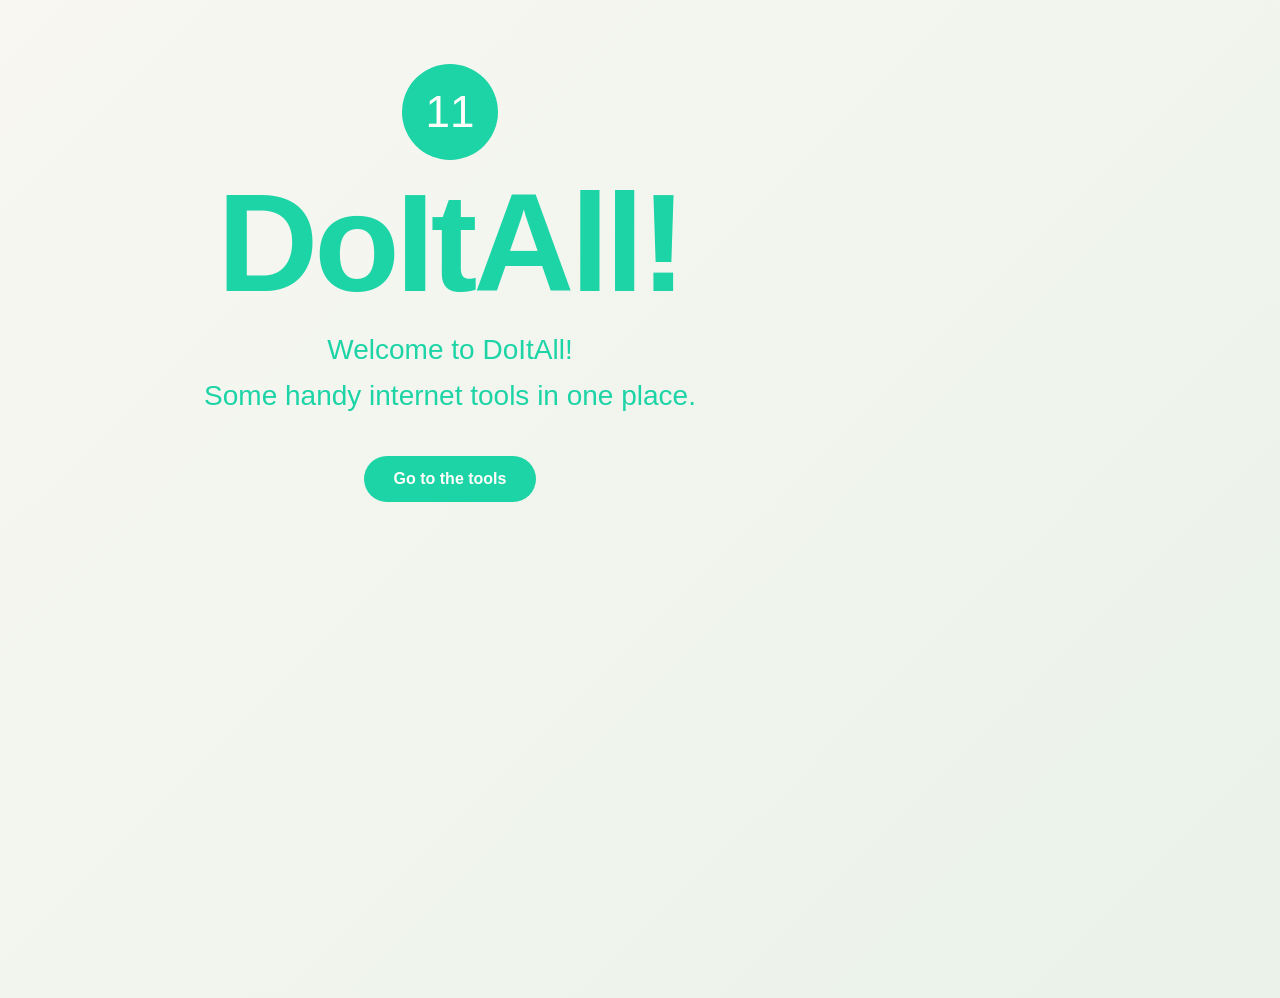
<file: index.html>
<!doctype html>
<html lang="en">
<head>
  <meta charset="UTF-8" />
  <meta name="viewport" content="width=device-width, initial-scale=1.0" />
  <title>DoItAll | useful internet stuff</title>
  <script>
    const pageTitles = [
      "DoItAll | useful internet stuff",
      "DoItAll | welcome here",
      "DoItAll | click this"
    ];
    document.title = pageTitles[Math.floor(Math.random() * pageTitles.length)];
  </script>
  <link rel="icon" href="dia.ico" type="image/x-icon" />
  <link rel="stylesheet" href="style.css" />
</head>
<body>
  <main class="page">
    <section class="hero">
      <div class="icon">11</div>
      <h1 class="logo">DoItAll!</h1>
      <p class="tagline">Welcome to DoItAll!</p>
      <p class="tagline">Some handy internet tools in one place.</p>
      <a class="cta" href="home.html">Go to the tools</a>
    </section>
  </main>
</body>
</html>
</file>
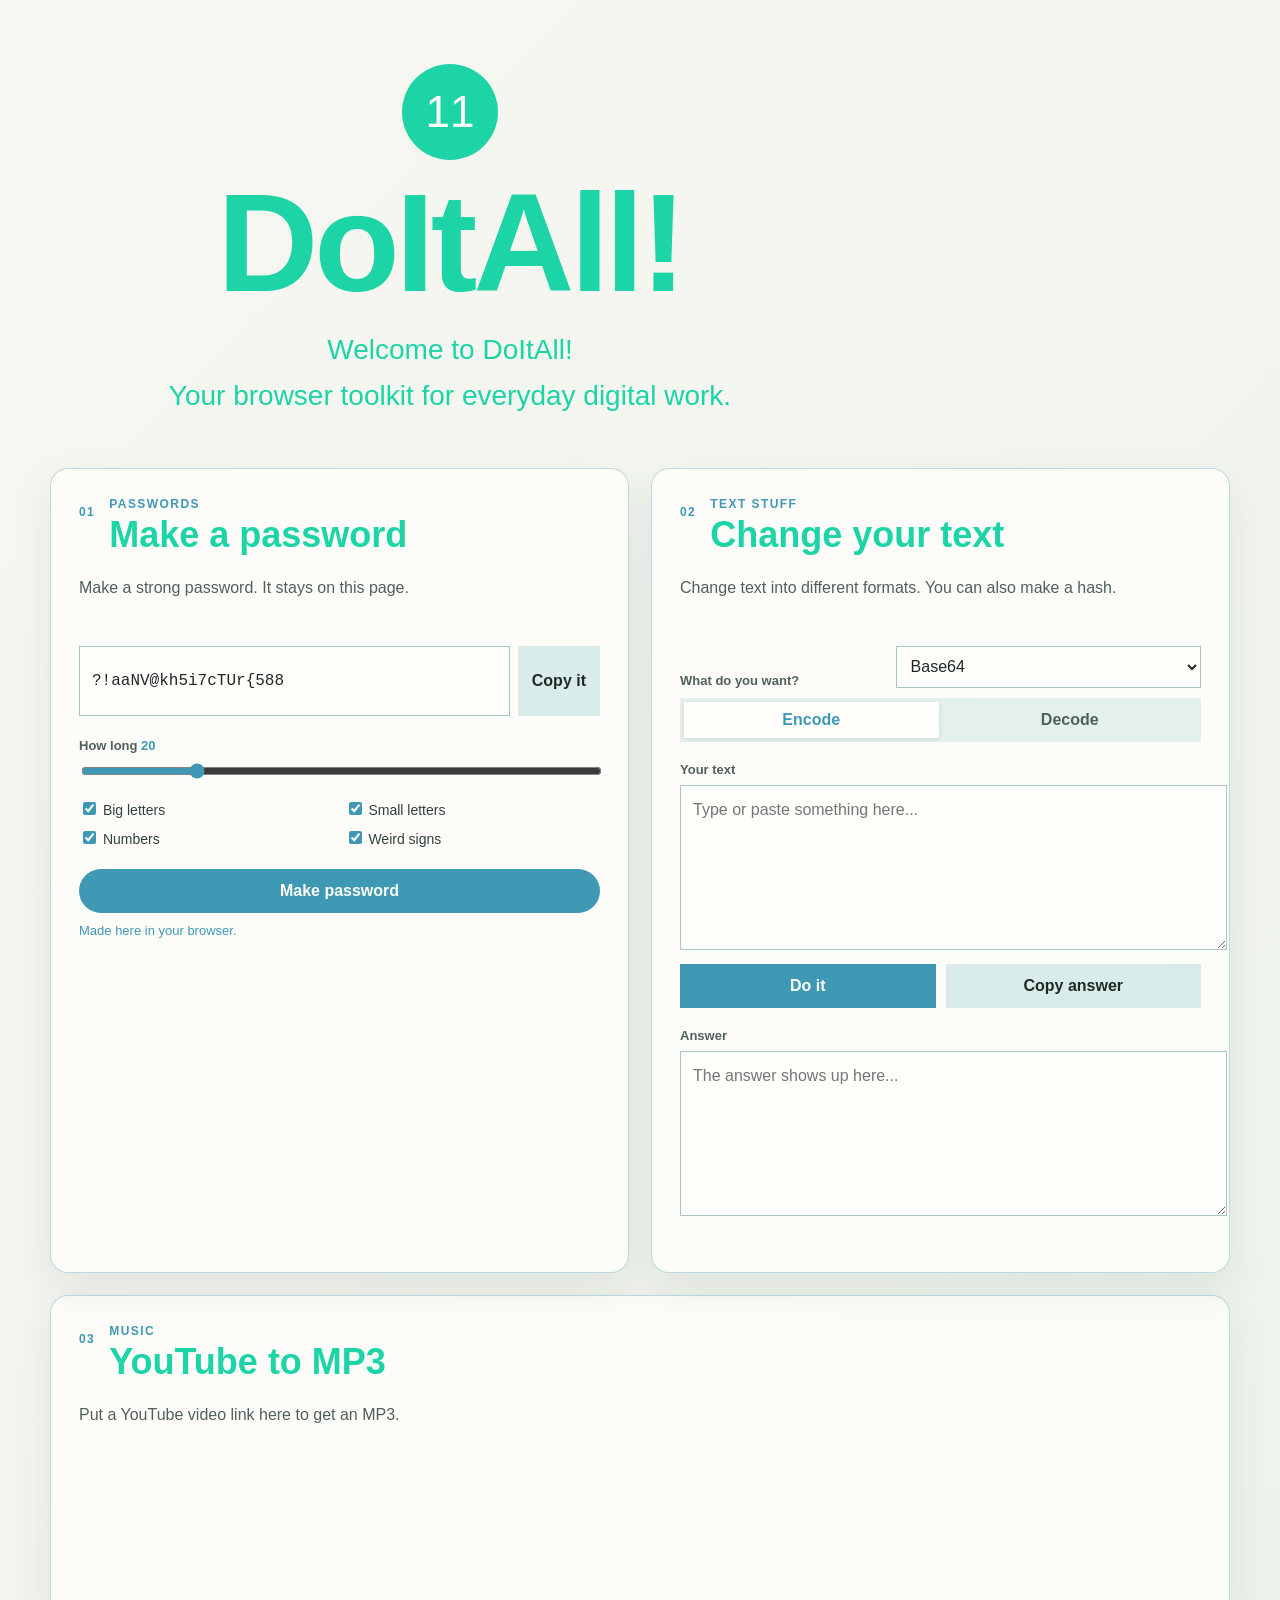
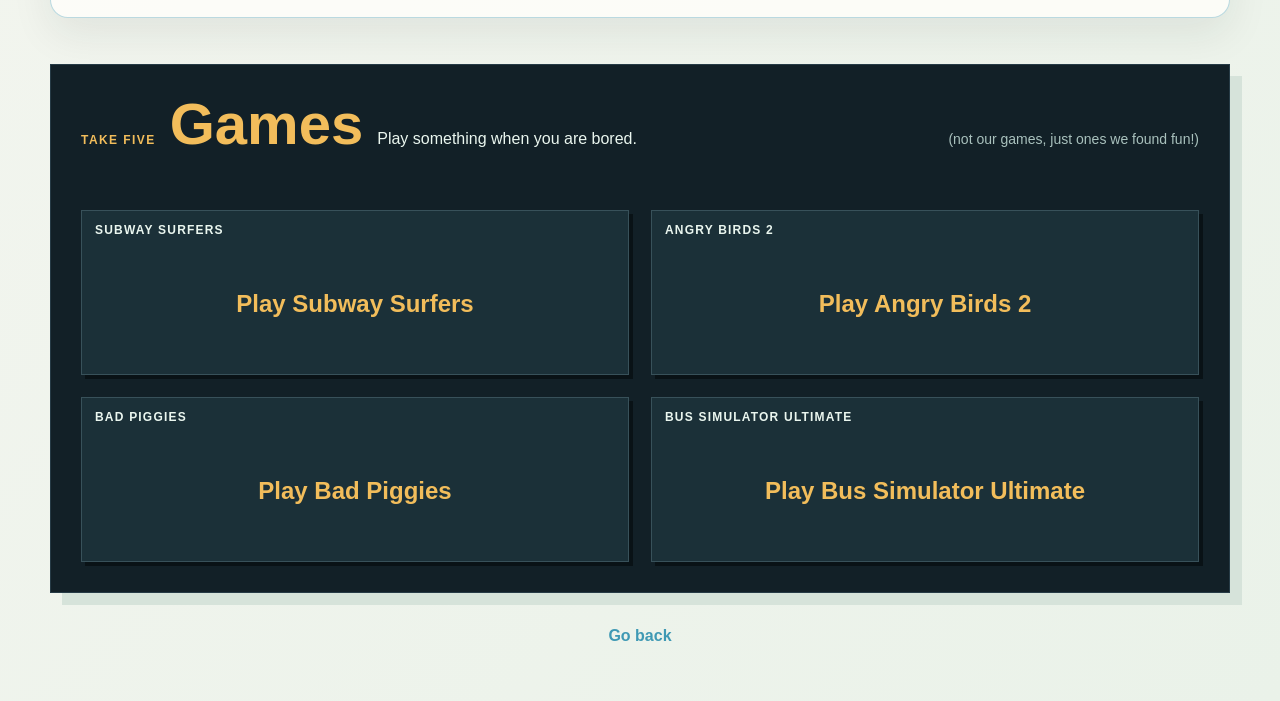
<file: home.html>
<!doctype html>
<html lang="en">
<head>
  <meta charset="UTF-8" />
  <meta name="viewport" content="width=device-width, initial-scale=1.0" />
  <title>DoItAll | tools and games</title>
  <script>
    const pageTitles = [
      "DoItAll | tools and games",
      "DoItAll | bored again?",
      "DoItAll | random stuff",
      "DoItAll | Y r u here???"
    ];
    document.title = pageTitles[Math.floor(Math.random() * pageTitles.length)];
  </script>
  <link rel="icon" href="dia.ico" type="image/x-icon" />
  <link rel="stylesheet" href="style.css" />
</head>
<body>
 <main class="page">
    <section class="hero"><div class="icon">11</div>
      <h1 class="logo">DoItAll!</h1>
      <p class="tagline">Welcome to DoItAll!</p>
            <p class="tagline">Your browser toolkit for everyday digital work.</p>
    </section>

    <section class="tools" aria-label="Tools"><!-- tools start -->
      <article class="tool-card password-tool">
        <div class="tool-heading">
          <span class="tool-number">01</span>
          <div>
            <p class="tool-kicker">Passwords</p>
            <h2>Make a password</h2>
          </div>
        </div>
        <p class="tool-description">Make a strong password. It stays on this page.</p>

        <div class="password-output-row"><!-- password stuff -->
          <output id="password-output" class="password-output" aria-live="polite">Click generate</output>
          <button id="copy-password" class="icon-button" type="button" title="Copy password" aria-label="Copy password">Copy it</button>
        </div>
        <div class="range-row">
          <label for="password-length">How long <output id="password-length-value">20</output></label>
          <input id="password-length" type="range" min="8" max="64" value="20" />
        </div>
        <div class="check-grid">
          <label><input id="include-uppercase" type="checkbox" checked /> Big letters</label>
          <label><input id="include-lowercase" type="checkbox" checked /> Small letters</label>
          <label><input id="include-numbers" type="checkbox" checked /> Numbers</label>
          <label><input id="include-symbols" type="checkbox" checked /> Weird signs</label>
        </div>
        <button id="generate-password" class="primary-button" type="button">Make password</button>
        <p id="password-status" class="tool-status" role="status"></p>
      </article>

        <article class="tool-card transform-tool">
        <div class="tool-heading">
          <span class="tool-number">02</span>
          <div>
            <p class="tool-kicker">Text stuff</p>
            <h2>Change your text</h2>
          </div>
        </div>
        <p class="tool-description">Change text into different formats. You can also make a hash.</p>

        <div class="transform-controls">
          <label for="transform-format">What do you want?</label>
          <select id="transform-format">
            <option value="base64">Base64</option>
            <option value="url">URL component</option>
            <option value="html">HTML entities</option>
            <option value="hex">Hexadecimal</option>
            <option value="binary">Binary</option>
            <option value="morse">Morse code</option>
            <option value="sha256">SHA-256 hash</option>
          </select>
          <div class="mode-switch" role="group" aria-label="Transform direction">
            <button class="mode-button active" type="button" data-mode="encode">Encode</button>
            <button class="mode-button" type="button" data-mode="decode">Decode</button>
          </div>
        </div>
        <label class="field-label" for="transform-input">Your text</label>
        <textarea id="transform-input" rows="6" placeholder="Type or paste something here..."></textarea>
        <div class="transform-actions"> 
          <button id="run-transform" class="primary-button" type="button">Do it</button>
          <button id="copy-result" class="secondary-button" type="button">Copy answer</button>
        </div>
        <label class="field-label" for="transform-output">Answer</label>
        <textarea id="transform-output" rows="6" readonly placeholder="The answer shows up here..."></textarea>
        <p id="transform-status" class="tool-status" role="status"></p>
      </article>
    </section>

  <section class="media-tools" aria-label="Music tools">
      <article class="tool-card media-card">
        <div class="tool-heading">
          <span class="tool-number">03</span>
          <div>
            <p class="tool-kicker">Music</p>
            <h2>YouTube to MP3</h2>
          </div>
        </div>
        <p class="tool-description">Put a YouTube video link here to get an MP3.</p>
        <iframe src="https://api.ytmp3.biz/form" width="560" height="112" title="YouTube to MP3" style="border:none;max-width:100%;"></iframe>
      </article>
    </section>

    <section class="game-tools" aria-label="Games">
      <div class="games-heading">
        <p class="tool-kicker">Take five</p>
        <h2>Games</h2>
        <p>Play something when you are bored.</p>
        <p>(not our games, just ones we found fun!)</p>
      </div>

      <div class="madkidgames-embed" data-game="Subway Surfers" style="max-width:960px;margin:0 auto;">
        <a class="game-link" href="https://www.madkidgames.com/game/subway-surfers" target="_blank" rel="noopener noreferrer">Play Subway Surfers</a>
        <noscript><p style="text-align:center;font-size:13px;"><a href="https://www.madkidgames.com/game/subway-surfers">Play Subway Surfers</a></p></noscript>
      </div>

      <div class="madkidgames-embed" data-game="Angry Birds 2" style="max-width:960px;margin:0 auto;">
        <a class="game-link" href="https://www.madkidgames.com/game/angry-birds-2" target="_blank" rel="noopener noreferrer">Play Angry Birds 2</a>
        <noscript><p style="text-align:center;font-size:13px;"><a href="https://www.madkidgames.com/game/angry-birds-2">Play Angry Birds 2</a></p></noscript>
      </div>

      <div class="madkidgames-embed" data-game="Bad Piggies" style="max-width:960px;margin:0 auto;">
        <a class="game-link" href="https://www.madkidgames.com/game/bad-piggies" target="_blank" rel="noopener noreferrer">Play Bad Piggies</a>
        <noscript><p style="text-align:center;font-size:13px;"><a href="https://www.madkidgames.com/game/bad-piggies">Play Bad Piggies</a></p></noscript>
      </div>

      <div class="madkidgames-embed" data-game="Bus Simulator Ultimate" style="max-width:960px;margin:0 auto;">
        <a class="game-link" href="https://www.madkidgames.com/game/bus-simulator-ultimate" target="_blank" rel="noopener noreferrer">Play Bus Simulator Ultimate</a>
        <noscript><p style="text-align:center;font-size:13px;"><a href="https://www.madkidgames.com/game/bus-simulator-ultimate">Play Bus Simulator Ultimate</a></p></noscript>
      </div>
    </section>

    <a class="back-link" href="index.html">Go back</a>
  </main>
  <script>
    const passwordOutput=document.querySelector("#password-output"),passwordLength=document.querySelector("#password-length");
    const passwordLengthValue = document.querySelector("#password-length-value"); const passwordStatus=document.querySelector("#password-status");
    const characterSets = {
      uppercase: "ABCDEFGHJKLMNPQRSTUVWXYZ",
      lowercase: "abcdefghijkmnopqrstuvwxyz",
      numbers: "23456789",
      symbols: "!#$%&()*+,-.:;<=>?@[]^_{|}~"
    };

    function secureRandomIndex(maximum){
      const randomValues = new Uint32Array(1);
      const limit = Math.floor(0x100000000 / maximum) * maximum;
      do {
        crypto.getRandomValues(randomValues);
      } while (randomValues[0] >= limit);
      return randomValues[0] % maximum;
    }

    function generatePassword() {
      const selectedSets = [
        document.querySelector("#include-uppercase").checked ? characterSets.uppercase : "",
        document.querySelector("#include-lowercase").checked ? characterSets.lowercase : "",
        document.querySelector("#include-numbers").checked ? characterSets.numbers : "",
        document.querySelector("#include-symbols").checked ? characterSets.symbols : ""
      ].filter(Boolean);

      if (!selectedSets.length) {
        passwordStatus.textContent = "Pick at least one box.";
        return;
      }

      const allCharacters = selectedSets.join("");
      const passwordCharacters = selectedSets.map((set) => set[secureRandomIndex(set.length)]);
      while (passwordCharacters.length < Number(passwordLength.value)) {
        passwordCharacters.push(allCharacters[secureRandomIndex(allCharacters.length)]);
      }

      for (let index = passwordCharacters.length - 1; index > 0; index -= 1) {
        const swapIndex = secureRandomIndex(index + 1);
        [passwordCharacters[index], passwordCharacters[swapIndex]] = [passwordCharacters[swapIndex], passwordCharacters[index]];
      }

      passwordOutput.value = passwordCharacters.join("");
      passwordStatus.textContent = "Made here in your browser.";
    }

    passwordLength.addEventListener("input",()=>{passwordLengthValue.textContent=passwordLength.value});
    document.querySelector("#generate-password").addEventListener("click", generatePassword);
    document.querySelector("#copy-password").addEventListener("click", async () => {
      if (!passwordOutput.value || passwordOutput.value === "Click generate") return;
      await navigator.clipboard.writeText(passwordOutput.value);
      passwordStatus.textContent = "Copied. Nice.";
    });

    const formatSelect=document.querySelector("#transform-format"),inputField=document.querySelector("#transform-input");
    const outputField=document.querySelector("#transform-output"); const transformStatus=document.querySelector("#transform-status");
    let transformMode = "encode";

    function encodeHtml(value) {
      return value.replace(/[&<>"']/g, (character) => ({ "&": "&amp;", "<": "&lt;", ">": "&gt;", '"': "&quot;", "'": "&#39;" }[character]));
    }

    function decodeHtml(value) {
      const parser = new DOMParser().parseFromString(value, "text/html");
      return parser.documentElement.textContent;
    }

    function encodeHex(value) {
      return Array.from(new TextEncoder().encode(value), (byte) => byte.toString(16).padStart(2, "0")).join(" ");
    }

    function decodeHex(value) {
      const cleanValue = value.replace(/0x/gi, "").replace(/[^0-9a-f]/gi, "");
      if (!cleanValue || cleanValue.length % 2) throw new Error("Hex input must contain complete byte pairs.");
      return new TextDecoder().decode(Uint8Array.from(cleanValue.match(/.{2}/g), (byte) => parseInt(byte, 16)));
    }

    function encodeBinary(value) {
      return Array.from(new TextEncoder().encode(value), (byte) => byte.toString(2).padStart(8, "0")).join(" ");
    }

    function decodeBinary(value) {
      const groups = value.trim().split(/\s+/).filter(Boolean);
      if (!groups.length || groups.some((group) => !/^[01]{8}$/.test(group))) {
        throw new Error("Binary input must contain 8-bit groups separated by spaces.");
      }
      return new TextDecoder().decode(Uint8Array.from(groups, (group) => parseInt(group, 2)));
    }

    const morseMap = {
      A: ".-", B: "-...", C: "-.-.", D: "-..", E: ".", F: "..-.", G: "--.", H: "....", I: "..", J: ".---", K: "-.-", L: ".-..", M: "--", N: "-.", O: "---", P: ".--.", Q: "--.-", R: ".-.", S: "...", T: "-", U: "..-", V: "...-", W: ".--", X: "-..-", Y: "-.--", Z: "--..",
      0: "-----", 1: ".----", 2: "..---", 3: "...--", 4: "....-", 5: ".....", 6: "-....", 7: "--...", 8: "---..", 9: "----."
    };
    const reverseMorseMap = Object.fromEntries(Object.entries(morseMap).map(([character, code]) => [code, character]));

    function encodeMorse(value) {
      return value.toUpperCase().split(/\s+/).map((word) => word.split("").map((character) => morseMap[character] || character).join(" ")).join(" / ");
    }

    function decodeMorse(value) {
      return value.split("/").map((word) => word.trim().split(/\s+/).filter(Boolean).map((code) => {
        if (!reverseMorseMap[code]) throw new Error(`Unknown Morse code: ${code}`);
        return reverseMorseMap[code];
      }).join("")).join(" ");
    }

    async function sha256(value) {
      const bytes = await crypto.subtle.digest("SHA-256", new TextEncoder().encode(value));
      return Array.from(new Uint8Array(bytes), (byte) => byte.toString(16).padStart(2, "0")).join("");
    }

    async function runTransform() {
      const value = inputField.value;
      const format = formatSelect.value;
      try {
        if (format === "sha256") {
          outputField.value = await sha256(value);
        } else if (format === "base64") {
          outputField.value = transformMode === "encode" ? btoa(unescape(encodeURIComponent(value))) : decodeURIComponent(escape(atob(value)));
        } else if (format === "url") {
          outputField.value = transformMode === "encode" ? encodeURIComponent(value) : decodeURIComponent(value);
        } else if (format === "html") {
          outputField.value = transformMode === "encode" ? encodeHtml(value) : decodeHtml(value);
        } else if (format === "binary") {
          outputField.value = transformMode === "encode" ? encodeBinary(value) : decodeBinary(value);
        } else if (format === "morse") {
          outputField.value = transformMode === "encode" ? encodeMorse(value) : decodeMorse(value);
        } else {
          outputField.value = transformMode === "encode" ? encodeHex(value) : decodeHex(value);
        }
        transformStatus.textContent = "Done, easy.";
      } catch (error) {
        outputField.value = "";
        transformStatus.textContent = error.message || "That did not work.";
      }
    }

    document.querySelectorAll(".mode-button").forEach((button) => {
      button.addEventListener("click", () => {
        transformMode = button.dataset.mode;
        document.querySelectorAll(".mode-button").forEach((item) => item.classList.toggle("active", item === button));
        formatSelect.dispatchEvent(new Event("change"));
      });
    });
    formatSelect.addEventListener("change", () => {
      const isHash = formatSelect.value === "sha256";
      document.querySelectorAll(".mode-button").forEach((button) => {
        button.disabled = isHash;
        button.classList.toggle("active", button.dataset.mode === "encode" && isHash || button.dataset.mode === transformMode && !isHash);
      });
      transformStatus.textContent = isHash ? "You cannot decode a hash. It only goes one way." : "";
    });
    document.querySelector("#run-transform").addEventListener("click", runTransform);
    document.querySelector("#copy-result").addEventListener("click", async () => {
      if (!outputField.value) return;
      await navigator.clipboard.writeText(outputField.value);
      transformStatus.textContent = "Answer copied.";
    });

    generatePassword();
  </script>
</body>
</html>
</file>
<file: style.css>
body {
  margin: 0;
  font-family: Arial, Helvetica, sans-serif;
  background: linear-gradient(135deg, #f8f7f2 0%, #eaf2e9 100%);
  color: #1e2a26;
  min-height: 100vh;
}

.page {
  max-width: 1180px;
  min-height: 100vh;
  margin: 0 auto;
  padding: 42px 24px 56px;
}

.hero {
  width: min(760px, 100%);
  text-align: center;
  padding: 22px 20px 42px;
}

h1,
h2,
h3 {
  font-family: "Horizon", "Arial Rounded MT Bold", Arial, sans-serif;
  color: #1cd4a6;
}

.logo {
  font-size: clamp(84px, 12vw, 140px);
  font-weight: 900;
  line-height: 0.9;
  letter-spacing: -4px;
  margin: 20px 0 28px;
  text-align: center;
  color: #1cd4a6;
}

.tagline {
  font-size: clamp(20px, 3vw, 28px);
  color: #1cd4a6;
  margin: 14px 0;
  text-align: center;
}

.cta {
  display: inline-block;
  padding: 14px 30px;
  border-radius: 999px;
  background: #1cd4a6;
  color: #fffefb;
  text-decoration: none;
  font-weight: 700;
  margin-top: 30px;
}

.cta:hover {
  background: #1cd4a6;
}

.icon {
  width: 96px;
  height: 96px;
  border-radius: 50%;
  background: #1cd4a6;
  color: #fffefb;
  display: flex;
  align-items: center;
  justify-content: center;
  font-size: 44px;
  margin: 0 auto 14px;
}

.tools {
  display: grid;
  grid-template-columns: repeat(2, minmax(0, 1fr));
  gap: 22px;
}

.media-tools {
  margin-top: 22px;
}

.tool-card {
  background: rgba(255, 254, 251, 0.8);
  border: 1px solid rgba(63, 153, 180, 0.35);
  border-radius: 18px;
  padding: 28px;
  box-shadow: 0 16px 42px rgba(30, 42, 38, 0.08);
}

.tool-heading {
  display: flex;
  align-items: flex-start;
  gap: 14px;
}

.tool-number,
.tool-kicker {
  color: #3f99b4;
  font-size: 12px;
  font-weight: 800;
  letter-spacing: 0.12em;
  text-transform: uppercase;
}

.tool-number {
  padding-top: 8px;
}

.tool-kicker {
  margin: 0 0 5px;
}

.tool-card h2 {
  margin: 0;
  font-size: clamp(26px, 3vw, 36px);
  line-height: 1.05;
}

.tool-description {
  min-height: 48px;
  color: #50615c;
  line-height: 1.5;
  margin: 22px 0;
}

.password-output-row {
  display: flex;
  gap: 8px;
}

.password-output,
textarea,
select,
.text-input {
  border: 1px solid #a9c7c4;
  background: #fffefb;
  color: #1e2a26;
  font: inherit;
}

.password-output {
  display: flex;
  align-items: center;
  min-height: 48px;
  flex: 1;
  overflow-wrap: anywhere;
  padding: 10px 12px;
  font-family: Consolas, monospace;
}

button {
  border: 0;
  font: inherit;
  font-weight: 700;
  cursor: pointer;
}

.icon-button,
.secondary-button {
  background: #d9ece9;
  color: #1e2a26;
  padding: 10px 14px;
}

.icon-button:hover,
.secondary-button:hover {
  background: #c3e0dc;
}

.range-row {
  margin: 22px 0 16px;
}

.range-row label,
.field-label,
.transform-controls > label {
  display: block;
  color: #50615c;
  font-size: 13px;
  font-weight: 800;
  margin-bottom: 8px;
}

.range-row output {
  color: #3f99b4;
}

input[type="range"] {
  width: 100%;
  accent-color: #3f99b4;
}

.check-grid {
  display: grid;
  grid-template-columns: repeat(2, 1fr);
  gap: 10px;
  margin-bottom: 22px;
  color: #30423d;
  font-size: 14px;
}

input[type="checkbox"] {
  accent-color: #3f99b4;
}

.primary-button {
  width: 100%;
  padding: 13px 18px;
  border-radius: 999px;
  background: #3f99b4;
  color: #fffefb;
}

.primary-button:hover {
  background: #2f7d95;
}

.transform-controls {
  display: grid;
  grid-template-columns: 1fr 1.5fr;
  gap: 10px 12px;
  align-items: end;
  margin-bottom: 20px;
}

.transform-controls > label {
  grid-column: 1;
  grid-row: 1;
  margin: 0;
}

select {
  width: 100%;
  min-height: 42px;
  padding: 8px 10px;
}

.text-input {
  display: block;
  width: 100%;
  min-height: 44px;
  padding: 10px 12px;
}

.transform-controls select {
  grid-column: 2;
  grid-row: 1;
}

.mode-switch {
  display: flex;
  grid-column: 1 / -1;
  gap: 4px;
  padding: 4px;
  background: #e4f0ed;
}

.mode-button {
  flex: 1;
  padding: 9px;
  background: transparent;
  color: #50615c;
}

.mode-button.active {
  background: #fffefb;
  color: #3f99b4;
  box-shadow: 0 1px 4px rgba(30, 42, 38, 0.12);
}

.mode-button:disabled {
  cursor: not-allowed;
  opacity: 0.5;
}

textarea {
  display: block;
  width: 100%;
  min-height: 120px;
  resize: vertical;
  padding: 12px;
  line-height: 1.45;
}

textarea:focus,
select:focus,
input:focus-visible,
button:focus-visible {
  outline: 3px solid rgba(63, 153, 180, 0.3);
  outline-offset: 2px;
}

.transform-actions {
  display: grid;
  grid-template-columns: 1fr 1fr;
  gap: 10px;
  margin: 14px 0 20px;
}

.transform-actions .primary-button {
  border-radius: 0;
}

.media-actions {
  display: grid;
  grid-template-columns: minmax(150px, 0.7fr) 1fr;
  gap: 10px;
  margin-top: 14px;
}

.media-actions .primary-button {
  border-radius: 0;
}

.media-note {
  color: #50615c;
  font-size: 13px;
  line-height: 1.5;
  margin: 18px 0 0;
}

.secondary-button {
  border-radius: 0;
}

.tool-status {
  min-height: 18px;
  color: #3f99b4;
  font-size: 13px;
  margin: 10px 0 0;
}

.back-link {
  display: block;
  width: fit-content;
  margin: 34px auto 0;
  color: #3f99b4;
  font-weight: 700;
  text-decoration: none;
}

.back-link:hover {
  text-decoration: underline;
}

.game-tools {
  margin-top: 46px;
  padding: 30px;
  border: 1px solid #263b46;
  background: #122027;
  color: #eaf6ef;
  box-shadow: 12px 12px 0 #d6e3da;
}

.games-heading {
  display: flex;
  align-items: baseline;
  gap: 14px;
  margin-bottom: 24px;
}

.games-heading .tool-kicker {
  color: #f2bd5b;
  margin: 0;
}

.games-heading h2 {
  margin: 0;
  color: #f2bd5b;
  font-size: clamp(34px, 5vw, 58px);
  line-height: 1;
}

.games-heading > p:last-child {
  margin: 0 0 0 auto;
  color: #a9c1bd;
  font-size: 14px;
}

.madkidgames-embed {
  max-width: none !important;
  margin: 0 !important;
  padding: 10px 10px 12px;
  border: 1px solid #38515a;
  background: #1b3038;
  box-shadow: 4px 4px 0 #091216;
}

.madkidgames-embed::before {
  display: block;
  content: attr(data-game);
  padding: 2px 3px 9px;
  color: #eaf6ef;
  font-size: 12px;
  font-weight: 800;
  letter-spacing: 0.1em;
  text-transform: uppercase;
}

.game-link {
  display: flex;
  min-height: 116px;
  align-items: center;
  justify-content: center;
  color: #f2bd5b;
  font-size: clamp(18px, 2vw, 24px);
  font-weight: 800;
  text-align: center;
  text-decoration: none;
}

.game-link:hover {
  background: #24434a;
  color: #fff5d6;
}

.game-credit a {
  color: #f2bd5b;
  font-weight: 700;
  text-decoration: none;
}

.game-credit a:hover {
  text-decoration: underline;
}

@media (min-width: 900px) {
  .game-tools {
    display: grid;
    grid-template-columns: repeat(2, minmax(0, 1fr));
    gap: 22px;
  }

  .games-heading {
    grid-column: 1 / -1;
  }
}

@media (max-width: 760px) {
  .page {
    padding: 22px 14px 40px;
  }

  .hero {
    padding-bottom: 28px;
  }

  .tools {
    grid-template-columns: 1fr;
  }

  .tool-card {
    padding: 22px;
  }

  .media-actions {
    grid-template-columns: 1fr;
  }

  .game-tools {
    padding: 20px 14px 24px;
    box-shadow: 7px 7px 0 #d6e3da;
  }

  .games-heading {
    display: block;
  }

  .games-heading > p:last-child {
    margin-top: 10px;
  }
}
</file>
